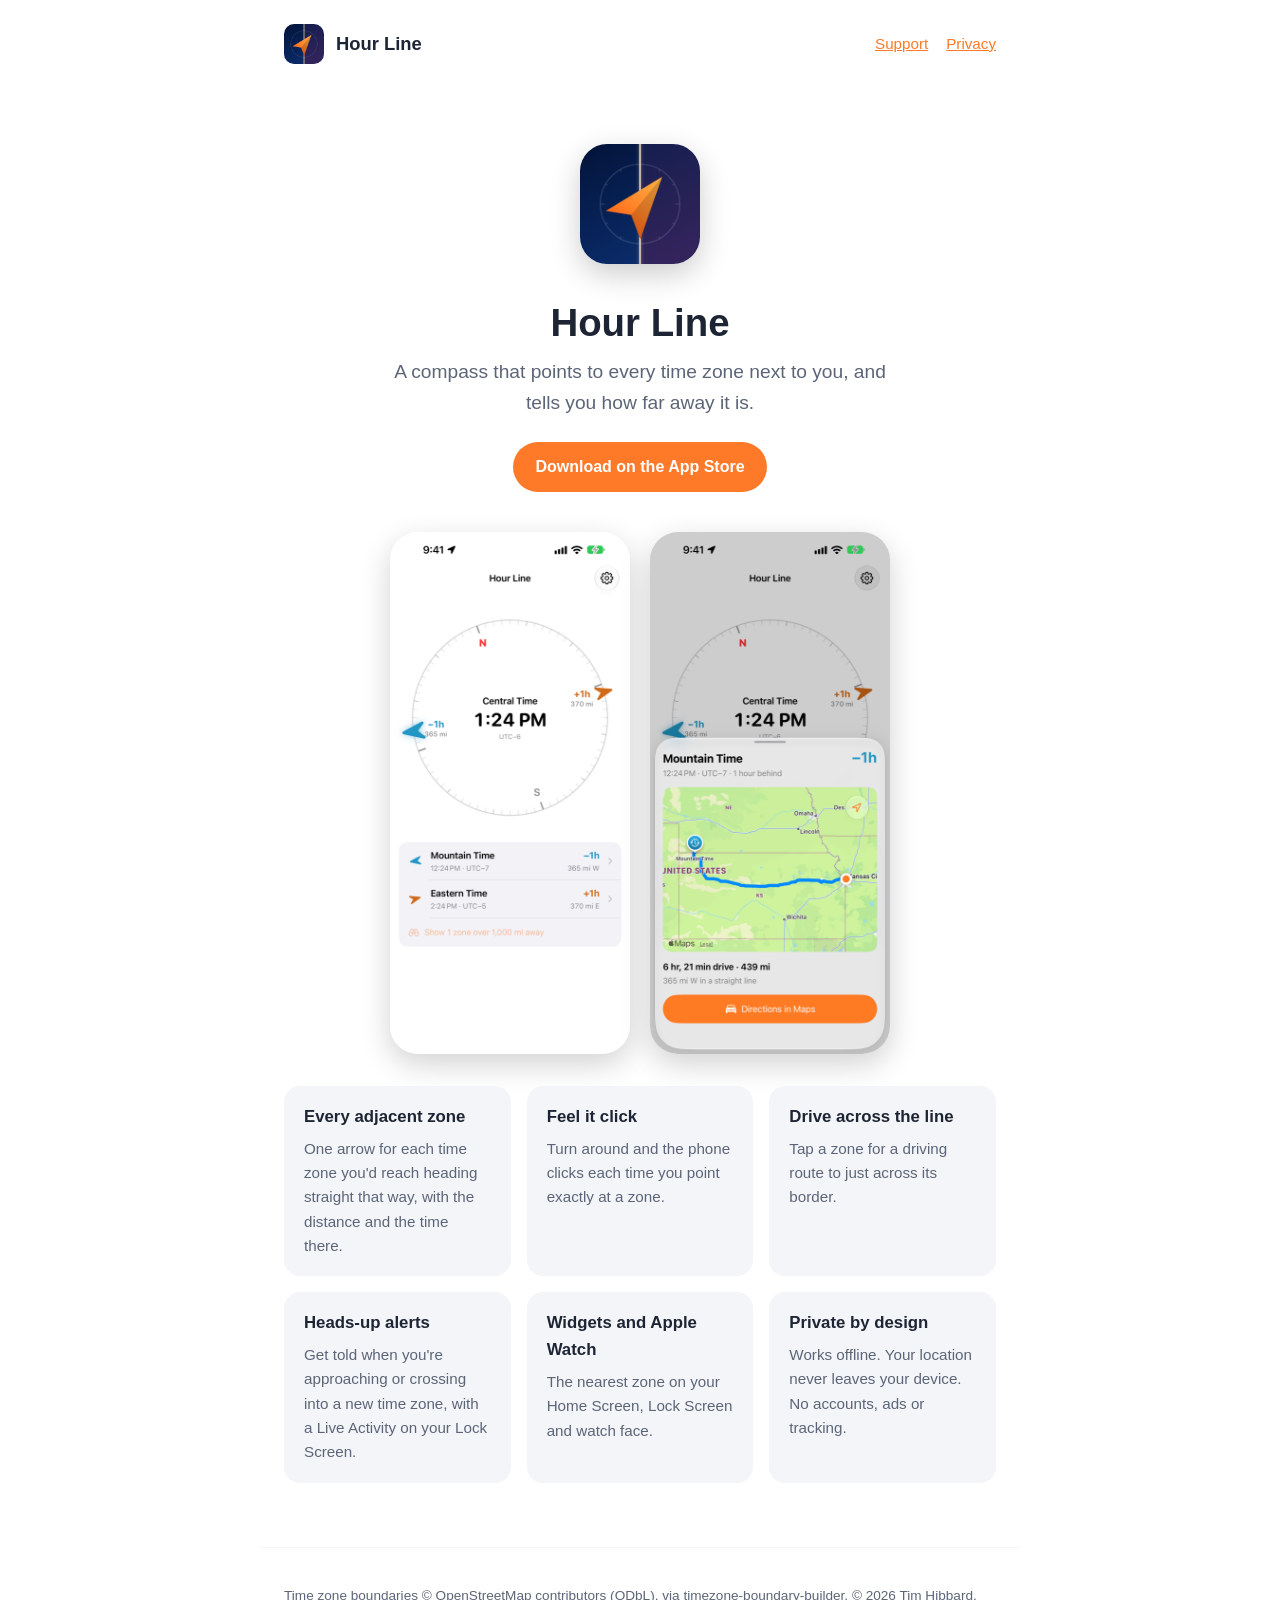
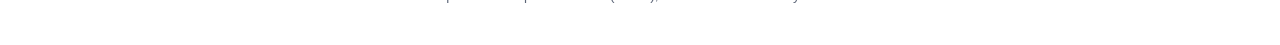
<file: index.html>
<!DOCTYPE html>
<html lang="en">
<head>
  <meta charset="UTF-8">
  <meta name="viewport" content="width=device-width, initial-scale=1.0">
  <title>Hour Line: Zone Compass</title>
  <meta name="description" content="Hour Line points to every time zone next to you and tells you how far away it is. For iPhone, iPad and Apple Watch.">
  <link rel="icon" href="icon.png">
  <link rel="stylesheet" href="styles.css">
</head>
<body>
  <header>
    <img src="icon.png" alt="">
    <a class="home" href="./">Hour Line</a>
    <nav><a href="support.html">Support</a><a href="privacy.html">Privacy</a></nav>
  </header>

  <main>
    <section class="hero">
      <img class="icon" src="icon.png" alt="Hour Line app icon">
      <h1>Hour Line</h1>
      <p class="lead">A compass that points to every time zone next to you, and tells you how far away it is.</p>
      <a class="button" href="https://apps.apple.com/app/id6838770437">Download on the App Store</a>
    </section>

    <div class="shots">
      <img src="screenshot-compass.png" alt="The compass showing Mountain Time 365 miles west and Eastern Time 370 miles east of Kansas City">
      <img src="screenshot-directions.png" alt="Driving directions to the Mountain Time border">
    </div>

    <section class="features">
      <div class="card"><h3>Every adjacent zone</h3><p>One arrow for each time zone you'd reach heading straight that way, with the distance and the time there.</p></div>
      <div class="card"><h3>Feel it click</h3><p>Turn around and the phone clicks each time you point exactly at a zone.</p></div>
      <div class="card"><h3>Drive across the line</h3><p>Tap a zone for a driving route to just across its border.</p></div>
      <div class="card"><h3>Heads-up alerts</h3><p>Get told when you're approaching or crossing into a new time zone, with a Live Activity on your Lock Screen.</p></div>
      <div class="card"><h3>Widgets and Apple Watch</h3><p>The nearest zone on your Home Screen, Lock Screen and watch face.</p></div>
      <div class="card"><h3>Private by design</h3><p>Works offline. Your location never leaves your device. No accounts, ads or tracking.</p></div>
    </section>
  </main>

  <footer>
    <p>Time zone boundaries © OpenStreetMap contributors (ODbL), via timezone-boundary-builder. © 2026 Tim Hibbard.</p>
  </footer>
</body>
</html>
</file>
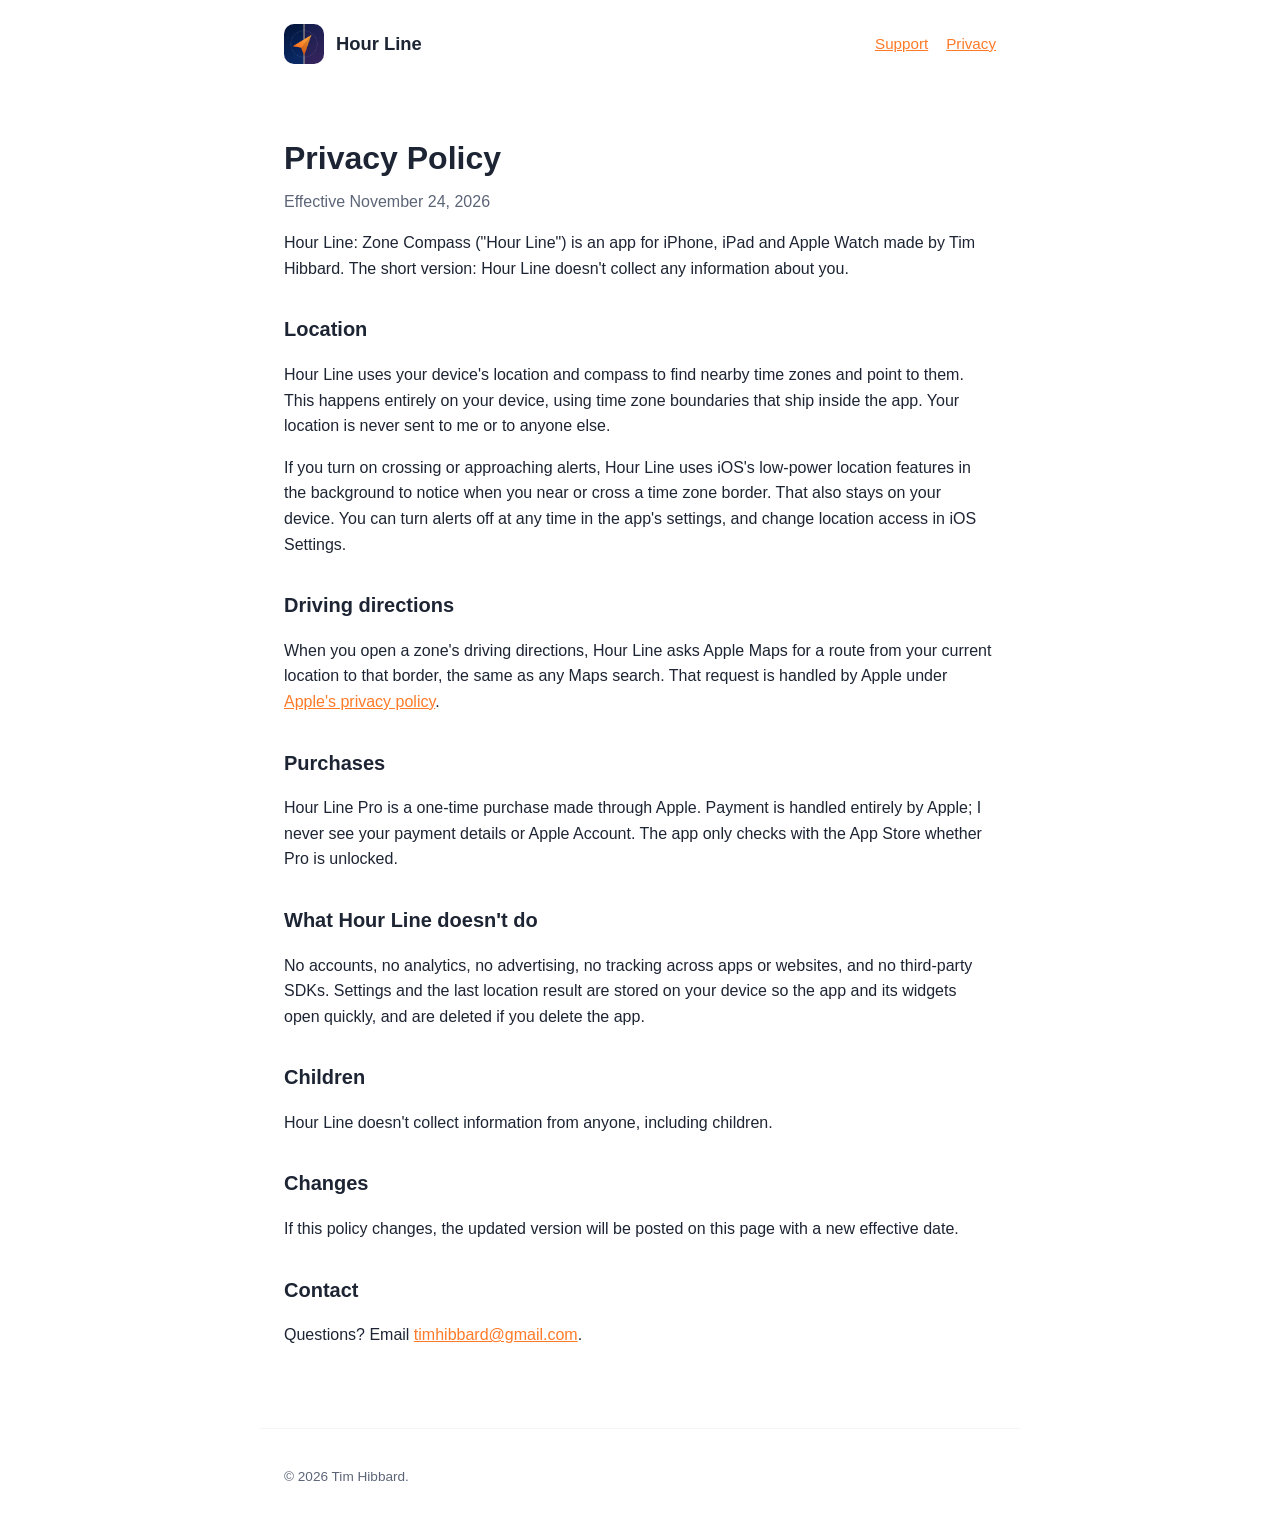
<file: privacy.html>
<!DOCTYPE html>
<html lang="en">
<head>
  <meta charset="UTF-8">
  <meta name="viewport" content="width=device-width, initial-scale=1.0">
  <title>Privacy Policy — Hour Line</title>
  <meta name="description" content="Privacy Policy for Hour Line: Zone Compass">
  <link rel="icon" href="icon.png">
  <link rel="stylesheet" href="styles.css">
</head>
<body>
  <header>
    <img src="icon.png" alt="">
    <a class="home" href="./">Hour Line</a>
    <nav><a href="support.html">Support</a><a href="privacy.html">Privacy</a></nav>
  </header>

  <main class="doc">
    <h1>Privacy Policy</h1>
    <p class="meta">Effective November 24, 2026</p>

    <p>Hour Line: Zone Compass ("Hour Line") is an app for iPhone, iPad and Apple Watch made by Tim Hibbard. The short version: Hour Line doesn't collect any information about you.</p>

    <h2>Location</h2>
    <p>Hour Line uses your device's location and compass to find nearby time zones and point to them. This happens entirely on your device, using time zone boundaries that ship inside the app. Your location is never sent to me or to anyone else.</p>
    <p>If you turn on crossing or approaching alerts, Hour Line uses iOS's low-power location features in the background to notice when you near or cross a time zone border. That also stays on your device. You can turn alerts off at any time in the app's settings, and change location access in iOS Settings.</p>

    <h2>Driving directions</h2>
    <p>When you open a zone's driving directions, Hour Line asks Apple Maps for a route from your current location to that border, the same as any Maps search. That request is handled by Apple under <a href="https://www.apple.com/legal/privacy/">Apple's privacy policy</a>.</p>

    <h2>Purchases</h2>
    <p>Hour Line Pro is a one-time purchase made through Apple. Payment is handled entirely by Apple; I never see your payment details or Apple Account. The app only checks with the App Store whether Pro is unlocked.</p>

    <h2>What Hour Line doesn't do</h2>
    <p>No accounts, no analytics, no advertising, no tracking across apps or websites, and no third-party SDKs. Settings and the last location result are stored on your device so the app and its widgets open quickly, and are deleted if you delete the app.</p>

    <h2>Children</h2>
    <p>Hour Line doesn't collect information from anyone, including children.</p>

    <h2>Changes</h2>
    <p>If this policy changes, the updated version will be posted on this page with a new effective date.</p>

    <h2>Contact</h2>
    <p>Questions? Email <a href="mailto:timhibbard@gmail.com">timhibbard@gmail.com</a>.</p>
  </main>

  <footer>
    <p>© 2026 Tim Hibbard.</p>
  </footer>
</body>
</html>
</file>
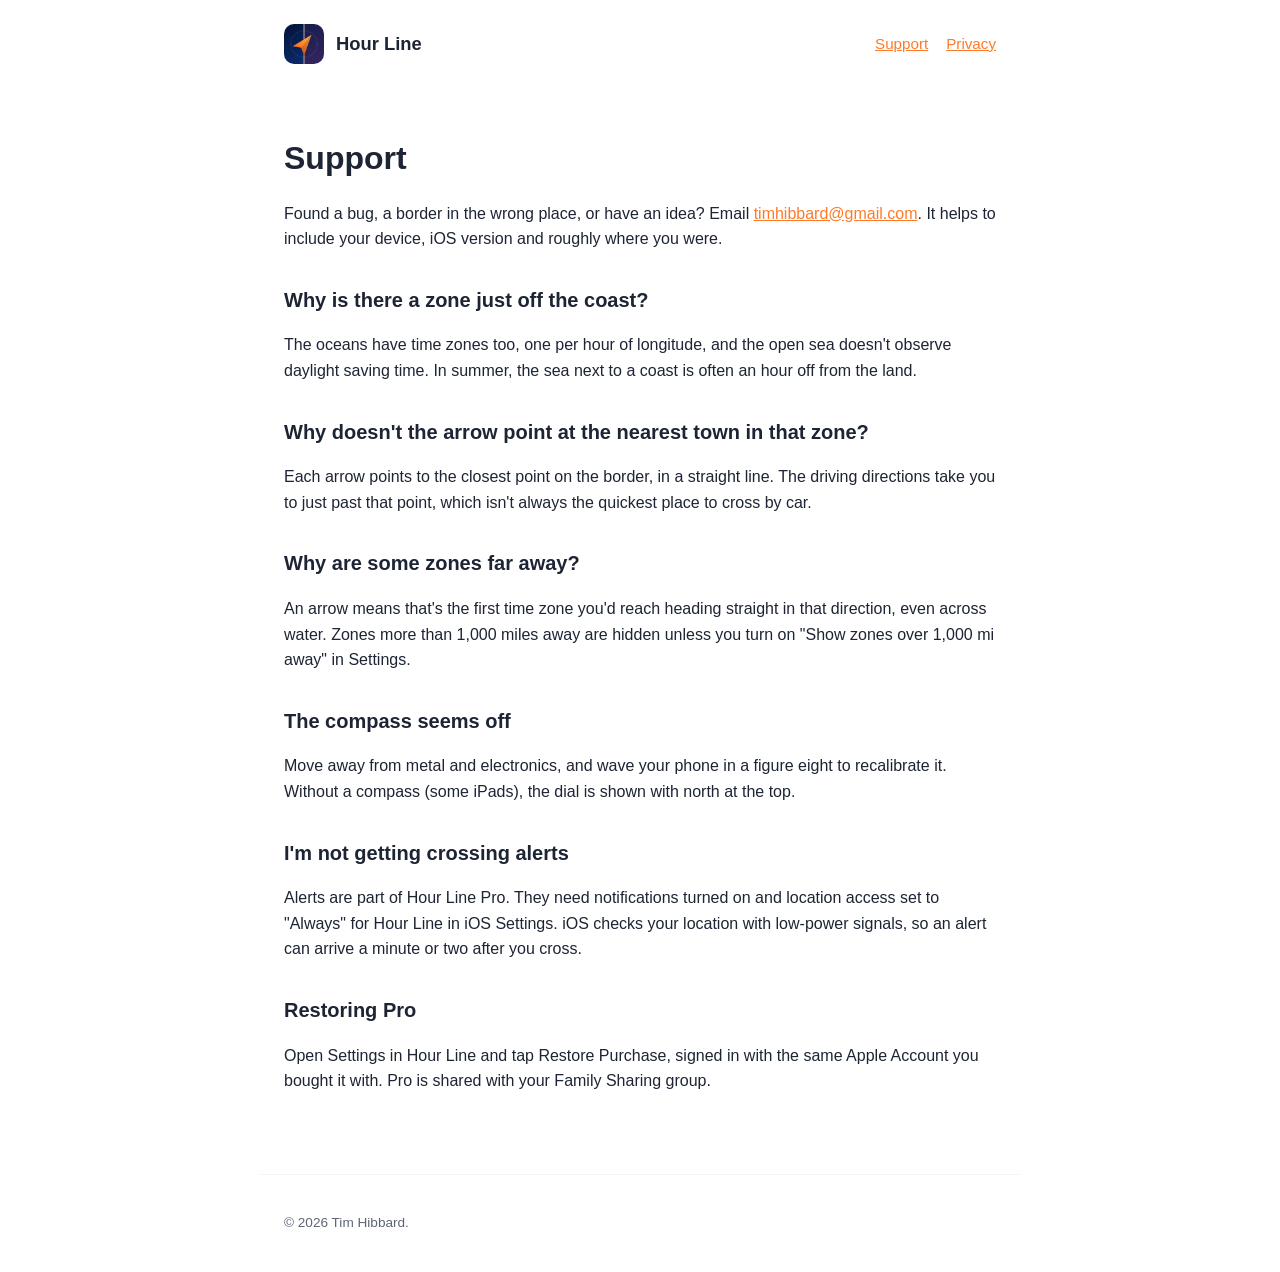
<file: support.html>
<!DOCTYPE html>
<html lang="en">
<head>
  <meta charset="UTF-8">
  <meta name="viewport" content="width=device-width, initial-scale=1.0">
  <title>Support — Hour Line</title>
  <meta name="description" content="Help and contact for Hour Line: Zone Compass">
  <link rel="icon" href="icon.png">
  <link rel="stylesheet" href="styles.css">
</head>
<body>
  <header>
    <img src="icon.png" alt="">
    <a class="home" href="./">Hour Line</a>
    <nav><a href="support.html">Support</a><a href="privacy.html">Privacy</a></nav>
  </header>

  <main class="doc">
    <h1>Support</h1>
    <p>Found a bug, a border in the wrong place, or have an idea? Email <a href="mailto:timhibbard@gmail.com?subject=Hour%20Line">timhibbard@gmail.com</a>. It helps to include your device, iOS version and roughly where you were.</p>

    <h2>Why is there a zone just off the coast?</h2>
    <p>The oceans have time zones too, one per hour of longitude, and the open sea doesn't observe daylight saving time. In summer, the sea next to a coast is often an hour off from the land.</p>

    <h2>Why doesn't the arrow point at the nearest town in that zone?</h2>
    <p>Each arrow points to the closest point on the border, in a straight line. The driving directions take you to just past that point, which isn't always the quickest place to cross by car.</p>

    <h2>Why are some zones far away?</h2>
    <p>An arrow means that's the first time zone you'd reach heading straight in that direction, even across water. Zones more than 1,000 miles away are hidden unless you turn on "Show zones over 1,000 mi away" in Settings.</p>

    <h2>The compass seems off</h2>
    <p>Move away from metal and electronics, and wave your phone in a figure eight to recalibrate it. Without a compass (some iPads), the dial is shown with north at the top.</p>

    <h2>I'm not getting crossing alerts</h2>
    <p>Alerts are part of Hour Line Pro. They need notifications turned on and location access set to "Always" for Hour Line in iOS Settings. iOS checks your location with low-power signals, so an alert can arrive a minute or two after you cross.</p>

    <h2>Restoring Pro</h2>
    <p>Open Settings in Hour Line and tap Restore Purchase, signed in with the same Apple Account you bought it with. Pro is shared with your Family Sharing group.</p>
  </main>

  <footer>
    <p>© 2026 Tim Hibbard.</p>
  </footer>
</body>
</html>
</file>
<file: styles.css>
:root {
  --accent: #FF7A28;
  --accent-dark: #E0561A;
  --navy: #13306B;
  --bg: #FFFFFF;
  --bg-card: #F4F5F9;
  --text: #1D2433;
  --text-secondary: #5C6577;
  --radius: 16px;
}

@media (prefers-color-scheme: dark) {
  :root {
    --bg: #0B1A3A;
    --bg-card: #16264D;
    --text: #F3F5FA;
    --text-secondary: #B6BFD3;
  }
}

* { box-sizing: border-box; }

body {
  margin: 0;
  font-family: -apple-system, BlinkMacSystemFont, "SF Pro Text", "Helvetica Neue", Arial, sans-serif;
  background: var(--bg);
  color: var(--text);
  line-height: 1.6;
}

a { color: var(--accent); }
a:hover { color: var(--accent-dark); }

header, main, footer {
  max-width: 760px;
  margin: 0 auto;
  padding: 24px;
}

header { display: flex; align-items: center; gap: 12px; }
header img { width: 40px; height: 40px; border-radius: 10px; }
header a.home { color: var(--text); text-decoration: none; font-weight: 700; font-size: 1.15rem; }
header nav { margin-left: auto; display: flex; gap: 18px; font-size: 0.95rem; }

.hero { text-align: center; padding: 32px 0 8px; }
.hero img.icon { width: 120px; height: 120px; border-radius: 27px; box-shadow: 0 10px 30px rgba(0,0,0,0.2); }
.hero h1 { font-size: 2.4rem; margin: 20px 0 4px; }
.hero p.lead { font-size: 1.2rem; color: var(--text-secondary); margin: 0 auto 24px; max-width: 520px; }

.button {
  display: inline-block;
  background: var(--accent);
  color: #fff;
  padding: 12px 22px;
  border-radius: 999px;
  text-decoration: none;
  font-weight: 600;
}
.button:hover { background: var(--accent-dark); color: #fff; }

.shots { display: flex; gap: 20px; justify-content: center; flex-wrap: wrap; margin: 32px 0; }
.shots img { width: 240px; border-radius: 28px; box-shadow: 0 10px 30px rgba(0,0,0,0.18); }

.features { display: grid; grid-template-columns: repeat(auto-fit, minmax(220px, 1fr)); gap: 16px; }
.card { background: var(--bg-card); border-radius: var(--radius); padding: 18px 20px; }
.card h3 { margin: 0 0 6px; font-size: 1.05rem; }
.card p { margin: 0; color: var(--text-secondary); font-size: 0.95rem; }

.doc h1 { margin-bottom: 4px; }
.doc .meta { color: var(--text-secondary); margin-top: 0; }
.doc h2 { margin-top: 32px; font-size: 1.25rem; }

footer { color: var(--text-secondary); font-size: 0.85rem; border-top: 1px solid var(--bg-card); margin-top: 40px; }
</file>
